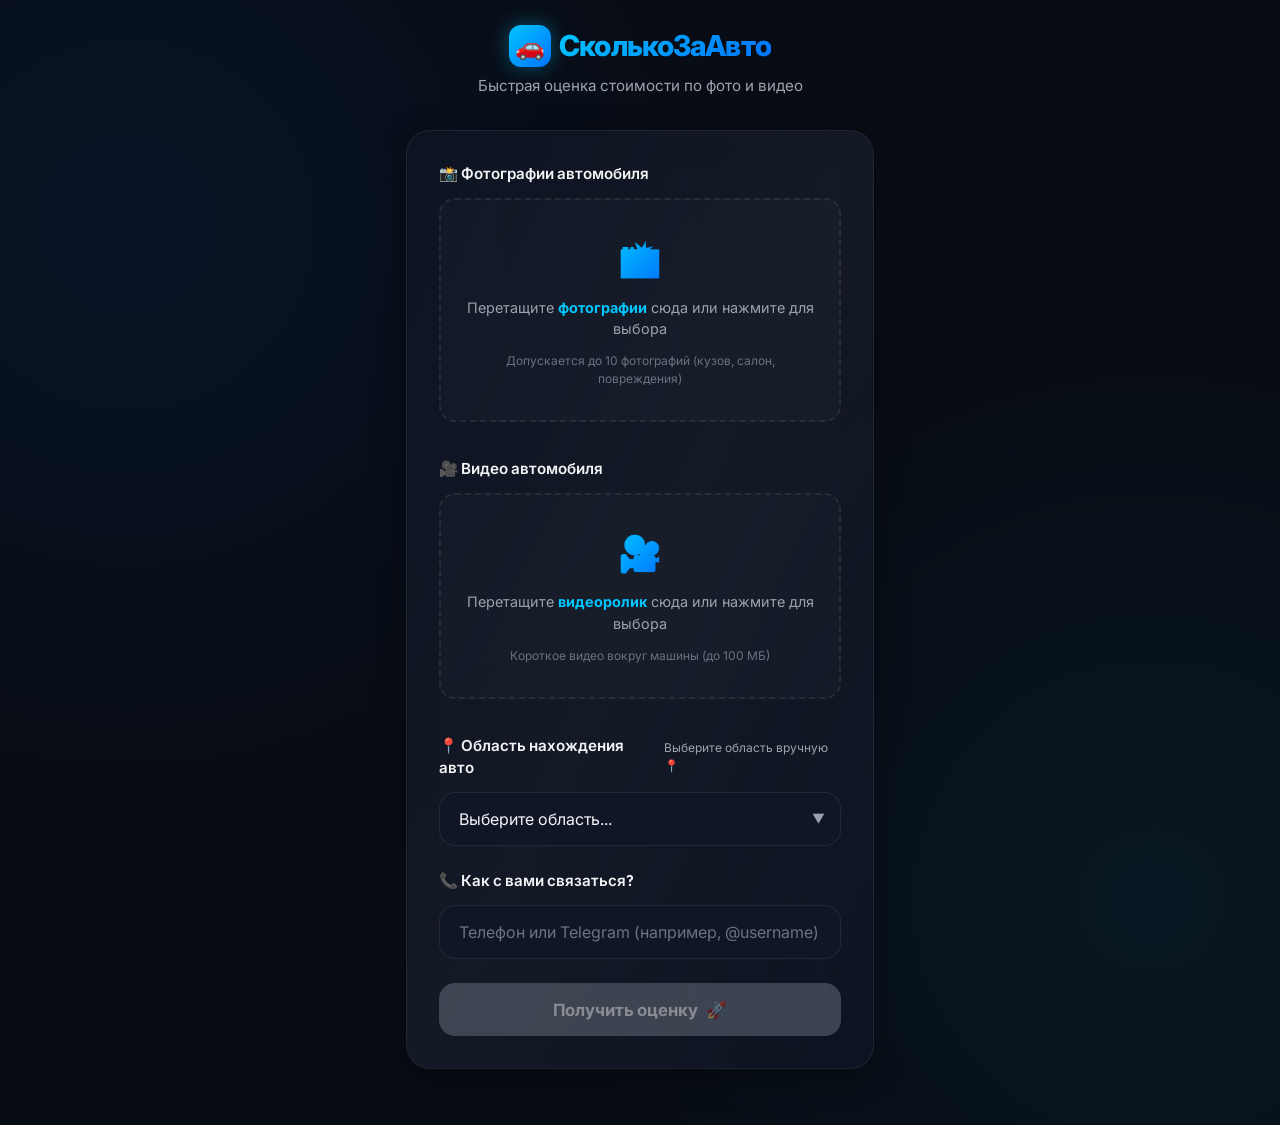
<file: static/index.html>
<!DOCTYPE html>
<html lang="ru">
<head>
  <meta charset="UTF-8">
  <meta name="viewport" content="width=device-width, initial-scale=1.0, maximum-scale=1.0, user-scalable=no">
  <title>СколькоЗаАвто — Моментальная оценка авто по фото и видео</title>
  
  <!-- SEO Meta Tags -->
  <meta name="description" content="Загрузите фото и короткое видео вашего автомобиля и получите точную оценку рыночной стоимости от нашего специалиста в течение нескольких минут без заполнения длинных форм.">
  <meta name="theme-color" content="#080c14">
  
  <!-- CSS Link -->
  <link rel="stylesheet" href="style.css">
  
  <!-- Web App/PWA Manifest -->
  <link rel="manifest" href="manifest.json">
  <link rel="apple-touch-icon" href="icons/icon-192.png">
</head>
<body>

  <div class="app-container">
    
    <!-- Header -->
    <header class="app-header">
      <div class="logo-container">
        <div class="logo-icon">🚗</div>
        <div class="logo-text">СколькоЗаАвто</div>
      </div>
      <p class="app-subtitle">Быстрая оценка стоимости по фото и видео</p>
    </header>

    <!-- Main Workspace -->
    <main>
      
      <!-- STEP 1: Upload Form -->
      <section id="form-section" class="glass-card">
        
        <!-- Photo Upload -->
        <div class="upload-wrapper">
          <label class="upload-label">
            <span>📸 Фотографии автомобиля</span>
          </label>
          <div class="upload-zone" id="photo-zone">
            <span class="upload-icon">📸</span>
            <span class="upload-text">Перетащите <strong>фотографии</strong> сюда или нажмите для выбора</span>
            <span class="upload-tip">Допускается до 10 фотографий (кузов, салон, повреждения)</span>
            <input type="file" id="photo-input" class="file-input" accept="image/*" multiple>
          </div>
          <div class="preview-container" id="photo-previews"></div>
        </div>

        <!-- Video Upload -->
        <div class="upload-wrapper">
          <label class="upload-label">
            <span>🎥 Видео автомобиля</span>
          </label>
          <div class="upload-zone" id="video-zone">
            <span class="upload-icon">🎥</span>
            <span class="upload-text">Перетащите <strong>видеоролик</strong> сюда или нажмите для выбора</span>
            <span class="upload-tip">Короткое видео вокруг машины (до 100 МБ)</span>
            <input type="file" id="video-input" class="file-input" accept="video/*">
          </div>
          <div class="preview-container" id="video-previews"></div>
        </div>

        <!-- Region details -->
        <div class="input-group">
          <label class="upload-label" for="region-select" style="display: flex; align-items: center; width: 100%;">
            <span>📍 Область нахождения авто</span>
            <span id="geo-status" style="font-size: 0.75rem; color: var(--accent-cyan); font-weight: normal; margin-left: auto;"></span>
          </label>
          <div class="text-input-wrapper" style="position: relative;">
            <select id="region-select" class="text-input" style="appearance: none; -webkit-appearance: none; cursor: pointer; padding-right: 2.5rem; background: var(--bg-secondary); color: var(--text-primary); border: 1px solid var(--border-glass);" required>
              <option value="" disabled selected hidden>Выберите область...</option>
              <option value="Минская область">Минская область</option>
              <option value="Могилёвская область">Могилёвская область</option>
              <option value="Брестская область">Брестская область</option>
              <option value="Витебская область">Витебская область</option>
              <option value="Гомельская область">Гомельская область</option>
              <option value="Гродненская область">Гродненская область</option>
            </select>
            <div style="position: absolute; right: 1rem; top: 50%; transform: translateY(-50%); pointer-events: none; color: var(--text-secondary); font-size: 0.8rem;">▼</div>
          </div>
        </div>

        <!-- Contact details -->
        <div class="input-group">
          <label class="upload-label" for="phone-input">
            <span>📞 Как с вами связаться?</span>
          </label>
          <div class="text-input-wrapper">
            <input type="text" id="phone-input" class="text-input" placeholder="Телефон или Telegram (например, @username)" required>
          </div>
        </div>

        <!-- Submit Button -->
        <button id="submit-btn" class="btn-primary" disabled>
          <span>Получить оценку</span> 🚀
        </button>

      </section>

      <!-- STEP 2: File Uploading Screen (Hidden by default) -->
      <section id="uploading-section" class="glass-card hidden">
        <div class="uploading-screen">
          <div class="spinner-wrapper">
            <div class="spinner"></div>
            <div class="spinner-pulse"></div>
          </div>
          <h2>Загрузка материалов...</h2>
          <p class="app-subtitle" id="upload-status-text">Передача файлов на сервер оценки</p>
          
          <div class="progress-bar-container">
            <div id="progress-bar" class="progress-bar-fill"></div>
          </div>
          <span class="progress-text" id="progress-percent">0%</span>
        </div>
      </section>

      <!-- STEP 3: Waiting for Specialist (Hidden by default) -->
      <section id="waiting-section" class="glass-card hidden">
        <div class="waiting-screen">
          <div class="status-badge pending">Ожидает оценки</div>
          
          <div class="spinner-wrapper">
            <div class="spinner"></div>
            <div class="spinner-pulse"></div>
          </div>
          
          <h2>Оценка в процессе</h2>
          <p class="app-subtitle" style="margin-bottom: 1.5rem;">
            Наш специалист уже изучает присланные фото и видео. Пожалуйста, не закрывайте эту страницу.
          </p>

          <div class="waiting-notice" style="font-size: 0.85rem; color: var(--text-secondary); max-width: 340px; margin: 0 auto 1.5rem; line-height: 1.45; border-top: 1px solid var(--border-glass); padding-top: 1.25rem;">
            🤝 <strong>Ручная экспертиза:</strong> расчёт стоимости выполняет не шаблонный робот или авто-алгоритм, а реальный, опытный оценщик. Мы тщательно изучаем состояние кузова, салона и комплектацию по вашим фото и видео, чтобы дать максимально объективный и справедливый рыночный диапазон.
          </div>
          <div style="font-size: 0.8rem; color: var(--text-muted);">
            ID заявки: <span id="request-id-display" style="font-family: monospace;">-</span>
          </div>
        </div>
      </section>

      <!-- STEP 4: Valuation Results (Hidden by default) -->
      <section id="result-section" class="glass-card hidden">
        <div class="result-screen">
          <div class="status-badge completed">Оценка завершена</div>
          
          <h2>Приблизительная стоимость</h2>
          <p class="app-subtitle">Оценка подготовлена профессиональным оценщиком</p>

          <div class="price-display">
            <div class="price-range" id="price-range-display">45 000 - 50 000 BYN</div>
            <div class="price-label">Рыночный диапазон</div>
          </div>

          <div class="specialist-comment">
            <div class="specialist-comment-title">
              <span>💬 Заключение специалиста:</span>
            </div>
            <p id="specialist-comment-display">Загрузка комментария...</p>
          </div>

          <button id="reset-btn" class="btn-primary" style="margin-top: 2rem; background: var(--bg-secondary); border: 1px solid var(--border-glass); box-shadow: none;">
            <span>Оценить другой автомобиль</span> 🔄
          </button>
        </div>
      </section>

    </main>

  </div>

  <!-- Main JavaScript File -->
  <script src="app.js"></script>
</body>
</html>
</file>
<file: static/style.css>
/* 
   SkolkoZaAvto Premium Styling
   Modern dark theme with glassmorphism, glowing transitions, and responsive mobile-first grids.
*/

@import url('https://fonts.googleapis.com/css2?family=Inter:wght@300;400;500;600;700&family=Outfit:wght@400;500;600;700;800&display=swap');

:root {
  --bg-primary: #080c14;
  --bg-secondary: #101626;
  --bg-glass: rgba(16, 22, 38, 0.65);
  --border-glass: rgba(255, 255, 255, 0.08);
  --border-glass-active: rgba(0, 198, 255, 0.4);
  
  --accent-blue: #0072ff;
  --accent-cyan: #00c6ff;
  --accent-gradient: linear-gradient(135deg, #00c6ff 0%, #0072ff 100%);
  --accent-gradient-glow: 0 0 20px rgba(0, 198, 255, 0.35);
  
  --text-primary: #f3f4f6;
  --text-secondary: #9ca3af;
  --text-muted: #6b7280;
  
  --success: #10b981;
  --warning: #f59e0b;
  --danger: #ef4444;
  
  --font-display: 'Outfit', 'Inter', sans-serif;
  --font-body: 'Inter', sans-serif;
  
  --radius-lg: 24px;
  --radius-md: 16px;
  --radius-sm: 8px;
  
  --transition: all 0.3s cubic-bezier(0.4, 0, 0.2, 1);
}

* {
  box-sizing: border-box;
  margin: 0;
  padding: 0;
  -webkit-tap-highlight-color: transparent;
}

body {
  background-color: var(--bg-primary);
  background-image: 
    radial-gradient(circle at 10% 20%, rgba(0, 114, 255, 0.08) 0%, transparent 40%),
    radial-gradient(circle at 90% 80%, rgba(0, 198, 255, 0.06) 0%, transparent 40%);
  color: var(--text-primary);
  font-family: var(--font-body);
  min-height: 100vh;
  min-height: -webkit-fill-available;
  line-height: 1.5;
  overflow-x: hidden;
  padding-bottom: 2rem;
}

/* Scrollbar Customization */
::-webkit-scrollbar {
  width: 6px;
  height: 6px;
}
::-webkit-scrollbar-track {
  background: var(--bg-primary);
}
::-webkit-scrollbar-thumb {
  background: var(--border-glass);
  border-radius: var(--radius-sm);
}
::-webkit-scrollbar-thumb:hover {
  background: var(--accent-cyan);
}

/* Typography */
h1, h2, h3, h4 {
  font-family: var(--font-display);
  font-weight: 700;
  letter-spacing: -0.02em;
}

/* Main Layout Wrapper */
.app-container {
  max-width: 500px;
  margin: 0 auto;
  padding: 1.5rem 1rem;
}

/* Wide screen for Admin / Desktop view */
.app-container.wide {
  max-width: 1100px;
}

/* Header UI */
.app-header {
  text-align: center;
  margin-bottom: 2rem;
  animation: fadeInDown 0.6s ease;
}

.logo-container {
  display: inline-flex;
  align-items: center;
  justify-content: center;
  gap: 0.5rem;
  margin-bottom: 0.5rem;
}

.logo-icon {
  width: 42px;
  height: 42px;
  background: var(--accent-gradient);
  border-radius: 12px;
  display: flex;
  align-items: center;
  justify-content: center;
  box-shadow: var(--accent-gradient-glow);
  font-family: var(--font-display);
  font-weight: 800;
  font-size: 1.5rem;
  color: #fff;
}

.logo-text {
  font-size: 1.8rem;
  font-weight: 800;
  background: var(--accent-gradient);
  -webkit-background-clip: text;
  -webkit-text-fill-color: transparent;
  letter-spacing: -0.03em;
}

.app-subtitle {
  color: var(--text-secondary);
  font-size: 0.95rem;
  font-weight: 400;
}

/* Premium Card Style (Glassmorphism) */
.glass-card {
  background: var(--bg-glass);
  backdrop-filter: blur(20px);
  -webkit-backdrop-filter: blur(20px);
  border: 1px solid var(--border-glass);
  border-radius: var(--radius-lg);
  padding: 2rem;
  box-shadow: 0 8px 32px 0 rgba(0, 0, 0, 0.37);
  transition: var(--transition);
  animation: fadeInUp 0.8s cubic-bezier(0.16, 1, 0.3, 1);
  position: relative;
  overflow: hidden;
}

.glass-card::before {
  content: '';
  position: absolute;
  top: 0;
  left: -50%;
  width: 200%;
  height: 100%;
  background: linear-gradient(
    to right,
    rgba(255, 255, 255, 0) 0%,
    rgba(255, 255, 255, 0.03) 50%,
    rgba(255, 255, 255, 0) 100%
  );
  transform: skewX(-25deg);
  transition: 0.75s;
  pointer-events: none;
}

.glass-card:hover::before {
  left: 120%;
}

/* File Upload Zone */
.upload-wrapper {
  margin-bottom: 1.5rem;
}

.upload-label {
  display: block;
  font-family: var(--font-display);
  font-weight: 600;
  font-size: 0.95rem;
  margin-bottom: 0.75rem;
  color: var(--text-primary);
  display: flex;
  align-items: center;
  gap: 0.5rem;
}

.upload-zone {
  border: 2px dashed var(--border-glass);
  border-radius: var(--radius-md);
  padding: 2rem 1.5rem;
  text-align: center;
  background: rgba(255, 255, 255, 0.02);
  cursor: pointer;
  transition: var(--transition);
  position: relative;
  display: flex;
  flex-direction: column;
  align-items: center;
  gap: 0.75rem;
}

.upload-zone:hover, .upload-zone.dragover {
  border-color: var(--accent-cyan);
  background: rgba(0, 198, 255, 0.03);
  box-shadow: 0 0 15px rgba(0, 198, 255, 0.1);
}

.upload-icon {
  font-size: 2.2rem;
  background: var(--accent-gradient);
  -webkit-background-clip: text;
  -webkit-text-fill-color: transparent;
  animation: float 3s ease-in-out infinite;
}

.upload-text {
  font-size: 0.9rem;
  color: var(--text-secondary);
}

.upload-text strong {
  color: var(--accent-cyan);
}

.upload-tip {
  font-size: 0.75rem;
  color: var(--text-muted);
}

/* Hidden Inputs */
.file-input {
  position: absolute;
  width: 100%;
  height: 100%;
  top: 0;
  left: 0;
  opacity: 0;
  cursor: pointer;
}

/* Media Previews */
.preview-container {
  display: grid;
  grid-template-columns: repeat(auto-fill, minmax(80px, 1fr));
  gap: 0.5rem;
  margin-top: 0.75rem;
}

.preview-item {
  width: 80px;
  height: 80px;
  border-radius: var(--radius-sm);
  overflow: hidden;
  position: relative;
  border: 1px solid var(--border-glass);
  background: var(--bg-secondary);
}

.preview-item img, .preview-item video {
  width: 100%;
  height: 100%;
  object-fit: cover;
}

.preview-remove {
  position: absolute;
  top: 4px;
  right: 4px;
  background: rgba(239, 68, 68, 0.85);
  color: white;
  border: none;
  width: 18px;
  height: 18px;
  border-radius: 50%;
  font-size: 0.65rem;
  display: flex;
  align-items: center;
  justify-content: center;
  cursor: pointer;
  transition: var(--transition);
}

.preview-remove:hover {
  background: var(--danger);
  transform: scale(1.1);
}

.video-badge {
  position: absolute;
  bottom: 4px;
  left: 4px;
  background: rgba(0, 0, 0, 0.75);
  color: var(--accent-cyan);
  font-size: 0.6rem;
  font-weight: 700;
  padding: 1px 4px;
  border-radius: 4px;
}

/* Input Fields */
.input-group {
  margin-bottom: 1.5rem;
}

.input-label {
  display: block;
  font-family: var(--font-display);
  font-weight: 600;
  font-size: 0.95rem;
  margin-bottom: 0.75rem;
}

.text-input-wrapper {
  position: relative;
}

.text-input {
  width: 100%;
  padding: 1rem 1.2rem;
  background: var(--bg-secondary);
  border: 1px solid var(--border-glass);
  border-radius: var(--radius-md);
  color: var(--text-primary);
  font-family: var(--font-body);
  font-size: 1rem;
  outline: none;
  transition: var(--transition);
}

.text-input:focus {
  border-color: var(--accent-cyan);
  box-shadow: 0 0 12px rgba(0, 198, 255, 0.15);
}

.text-input::placeholder {
  color: var(--text-muted);
}

/* Premium Buttons */
.btn-primary {
  width: 100%;
  padding: 1rem 2rem;
  background: var(--accent-gradient);
  color: #fff;
  border: none;
  border-radius: var(--radius-md);
  font-family: var(--font-display);
  font-weight: 700;
  font-size: 1.05rem;
  cursor: pointer;
  transition: var(--transition);
  box-shadow: var(--accent-gradient-glow);
  display: inline-flex;
  align-items: center;
  justify-content: center;
  gap: 0.5rem;
}

.btn-primary:hover:not(:disabled) {
  transform: translateY(-2px);
  filter: brightness(1.1);
  box-shadow: 0 0 25px rgba(0, 198, 255, 0.5);
}

.btn-primary:active:not(:disabled) {
  transform: translateY(0);
}

.btn-primary:disabled {
  background: var(--text-muted);
  box-shadow: none;
  cursor: not-allowed;
  opacity: 0.5;
}

/* Screen Transitions & Upload Status */
.uploading-screen, .waiting-screen, .result-screen {
  text-align: center;
  padding: 1rem 0;
}

.spinner-wrapper {
  position: relative;
  width: 90px;
  height: 90px;
  margin: 0 auto 1.5rem;
}

.spinner {
  width: 100%;
  height: 100%;
  border: 4px solid rgba(0, 198, 255, 0.1);
  border-top: 4px solid var(--accent-cyan);
  border-radius: 50%;
  animation: spin 1s linear infinite;
}

.spinner-pulse {
  position: absolute;
  top: 15px;
  left: 15px;
  width: 60px;
  height: 60px;
  background: var(--accent-gradient);
  border-radius: 50%;
  opacity: 0.15;
  animation: pulse 2s ease-in-out infinite;
}

.progress-bar-container {
  width: 100%;
  height: 6px;
  background: rgba(255, 255, 255, 0.05);
  border-radius: 10px;
  margin: 1.5rem 0;
  overflow: hidden;
}

.progress-bar-fill {
  width: 0%;
  height: 100%;
  background: var(--accent-gradient);
  border-radius: 10px;
  transition: width 0.3s ease;
}

.progress-text {
  font-size: 0.85rem;
  color: var(--text-secondary);
}

.status-badge {
  display: inline-flex;
  padding: 0.35rem 0.75rem;
  border-radius: 100px;
  font-size: 0.75rem;
  font-weight: 700;
  text-transform: uppercase;
  letter-spacing: 0.05em;
  margin-bottom: 1.5rem;
}

.status-badge.pending {
  background: rgba(245, 158, 11, 0.15);
  color: var(--warning);
  border: 1px solid rgba(245, 158, 11, 0.3);
}

.status-badge.completed {
  background: rgba(16, 185, 129, 0.15);
  color: var(--success);
  border: 1px solid rgba(16, 185, 129, 0.3);
}

/* Beautiful Valuation Display */
.price-display {
  margin: 1.5rem 0;
}

.price-label {
  font-size: 0.9rem;
  color: var(--text-secondary);
  text-transform: uppercase;
  letter-spacing: 0.1em;
}

.price-range {
  font-family: var(--font-display);
  font-size: 2.2rem;
  font-weight: 800;
  background: linear-gradient(135deg, #00f2fe 0%, #4facfe 100%);
  -webkit-background-clip: text;
  -webkit-text-fill-color: transparent;
  margin: 0.25rem 0;
  text-shadow: 0 4px 15px rgba(0, 242, 254, 0.1);
}

.specialist-comment {
  background: rgba(255, 255, 255, 0.03);
  border: 1px solid var(--border-glass);
  border-radius: var(--radius-md);
  padding: 1.25rem;
  font-size: 0.95rem;
  line-height: 1.6;
  text-align: left;
  color: var(--text-primary);
  margin-top: 1.5rem;
}

.specialist-comment-title {
  font-weight: 700;
  font-family: var(--font-display);
  margin-bottom: 0.5rem;
  display: flex;
  align-items: center;
  gap: 0.5rem;
  color: var(--accent-cyan);
}

/* ADMIN PANEL STYLING */
.admin-grid {
  display: grid;
  grid-template-columns: 350px 1fr;
  gap: 1.5rem;
  margin-top: 1.5rem;
}

@media (max-width: 900px) {
  .admin-grid {
    grid-template-columns: 1fr;
  }
}

.admin-sidebar {
  display: flex;
  flex-direction: column;
  gap: 1rem;
  max-height: 70vh;
  overflow-y: auto;
}

.admin-tabs {
  display: flex;
  background: var(--bg-secondary);
  border-radius: var(--radius-md);
  padding: 0.3rem;
  border: 1px solid var(--border-glass);
}

.admin-tab {
  flex: 1;
  background: transparent;
  border: none;
  padding: 0.6rem;
  color: var(--text-secondary);
  font-family: var(--font-display);
  font-weight: 600;
  font-size: 0.9rem;
  border-radius: var(--radius-sm);
  cursor: pointer;
  transition: var(--transition);
}

.admin-tab.active {
  background: rgba(255, 255, 255, 0.05);
  color: var(--accent-cyan);
}

.request-card {
  background: var(--bg-secondary);
  border: 1px solid var(--border-glass);
  border-radius: var(--radius-md);
  padding: 1.2rem;
  cursor: pointer;
  transition: var(--transition);
  text-align: left;
  animation: fadeIn 0.4s ease;
}

.request-card:hover, .request-card.active {
  border-color: var(--accent-cyan);
  background: rgba(0, 198, 255, 0.02);
  transform: translateY(-2px);
}

.request-card.active {
  box-shadow: 0 0 15px rgba(0, 198, 255, 0.1);
}

.request-card-header {
  display: flex;
  justify-content: space-between;
  align-items: center;
  margin-bottom: 0.5rem;
}

.request-card-id {
  font-family: var(--font-display);
  font-weight: 700;
  color: var(--text-primary);
}

.request-card-time {
  font-size: 0.75rem;
  color: var(--text-muted);
}

.request-card-phone {
  font-size: 0.9rem;
  color: var(--text-secondary);
}

.request-card-meta {
  margin-top: 0.75rem;
  display: flex;
  gap: 0.75rem;
  font-size: 0.8rem;
  color: var(--text-muted);
}

.admin-detail {
  min-height: 50vh;
  display: flex;
  align-items: center;
  justify-content: center;
}

.admin-detail-content {
  width: 100%;
  text-align: left;
}

/* Media Viewers */
.admin-gallery-title {
  font-size: 1.1rem;
  margin: 1.5rem 0 0.75rem;
  color: var(--accent-cyan);
}

.photo-carousel {
  display: grid;
  grid-template-columns: repeat(auto-fill, minmax(180px, 1fr));
  gap: 0.75rem;
  margin-bottom: 1.5rem;
}

.carousel-img-wrapper {
  aspect-ratio: 4/3;
  border-radius: var(--radius-md);
  overflow: hidden;
  border: 1px solid var(--border-glass);
  background: var(--bg-secondary);
  cursor: pointer;
  transition: var(--transition);
}

.carousel-img-wrapper:hover {
  transform: scale(1.02);
  border-color: var(--accent-cyan);
}

.carousel-img-wrapper img {
  width: 100%;
  height: 100%;
  object-fit: cover;
}

.admin-video-player {
  width: 100%;
  border-radius: var(--radius-md);
  border: 1px solid var(--border-glass);
  background: #000;
  margin-bottom: 1.5rem;
  aspect-ratio: 16/9;
}

/* Modal Gallery */
.modal {
  display: none;
  position: fixed;
  z-index: 1000;
  top: 0;
  left: 0;
  width: 100%;
  height: 100%;
  background: rgba(0, 0, 0, 0.9);
  align-items: center;
  justify-content: center;
}

.modal.active {
  display: flex;
}

.modal-content {
  max-width: 90%;
  max-height: 80%;
  border-radius: var(--radius-md);
  box-shadow: 0 0 30px rgba(0, 0, 0, 0.8);
}

.modal-close {
  position: absolute;
  top: 20px;
  right: 20px;
  background: rgba(255, 255, 255, 0.1);
  color: #fff;
  border: none;
  width: 44px;
  height: 44px;
  border-radius: 50%;
  font-size: 1.5rem;
  cursor: pointer;
  display: flex;
  align-items: center;
  justify-content: center;
  transition: var(--transition);
}

.modal-close:hover {
  background: rgba(255, 255, 255, 0.2);
}

/* Double inputs for estimate range */
.price-input-row {
  display: grid;
  grid-template-columns: 1fr 1fr;
  gap: 1rem;
  margin-bottom: 1.25rem;
}

/* Currency Selector Button Group */
.currency-selector {
  display: flex;
  background: var(--bg-secondary);
  border-radius: var(--radius-md);
  padding: 0.25rem;
  border: 1px solid var(--border-glass);
  width: fit-content;
  margin-top: 0.25rem;
}

.currency-btn {
  background: transparent;
  border: none;
  padding: 0.5rem 1.5rem;
  color: var(--text-secondary);
  font-family: var(--font-display);
  font-weight: 600;
  font-size: 0.85rem;
  border-radius: var(--radius-sm);
  cursor: pointer;
  transition: var(--transition);
}

.currency-btn:hover {
  color: var(--text-primary);
}

.currency-btn.active {
  background: linear-gradient(135deg, #ff007f 0%, #7f00ff 100%);
  color: #fff;
  box-shadow: 0 0 10px rgba(255, 0, 127, 0.25);
}

/* Keyframes */
@keyframes spin {
  100% { transform: rotate(360deg); }
}

@keyframes pulse {
  0%, 100% { transform: scale(0.9); opacity: 0.15; }
  50% { transform: scale(1.1); opacity: 0.3; }
}

@keyframes float {
  0%, 100% { transform: translateY(0); }
  50% { transform: translateY(-8px); }
}

@keyframes fadeInUp {
  from {
    opacity: 0;
    transform: translateY(20px);
  }
  to {
    opacity: 1;
    transform: translateY(0);
  }
}

@keyframes fadeInDown {
  from {
    opacity: 0;
    transform: translateY(-20px);
  }
  to {
    opacity: 1;
    transform: translateY(0);
  }
}

@keyframes fadeIn {
  from { opacity: 0; }
  to { opacity: 1; }
}

/* Utility Helpers */
.hidden {
  display: none !important;
}

.empty-state {
  text-align: center;
  color: var(--text-muted);
  padding: 3rem 1.5rem;
}
</file>
